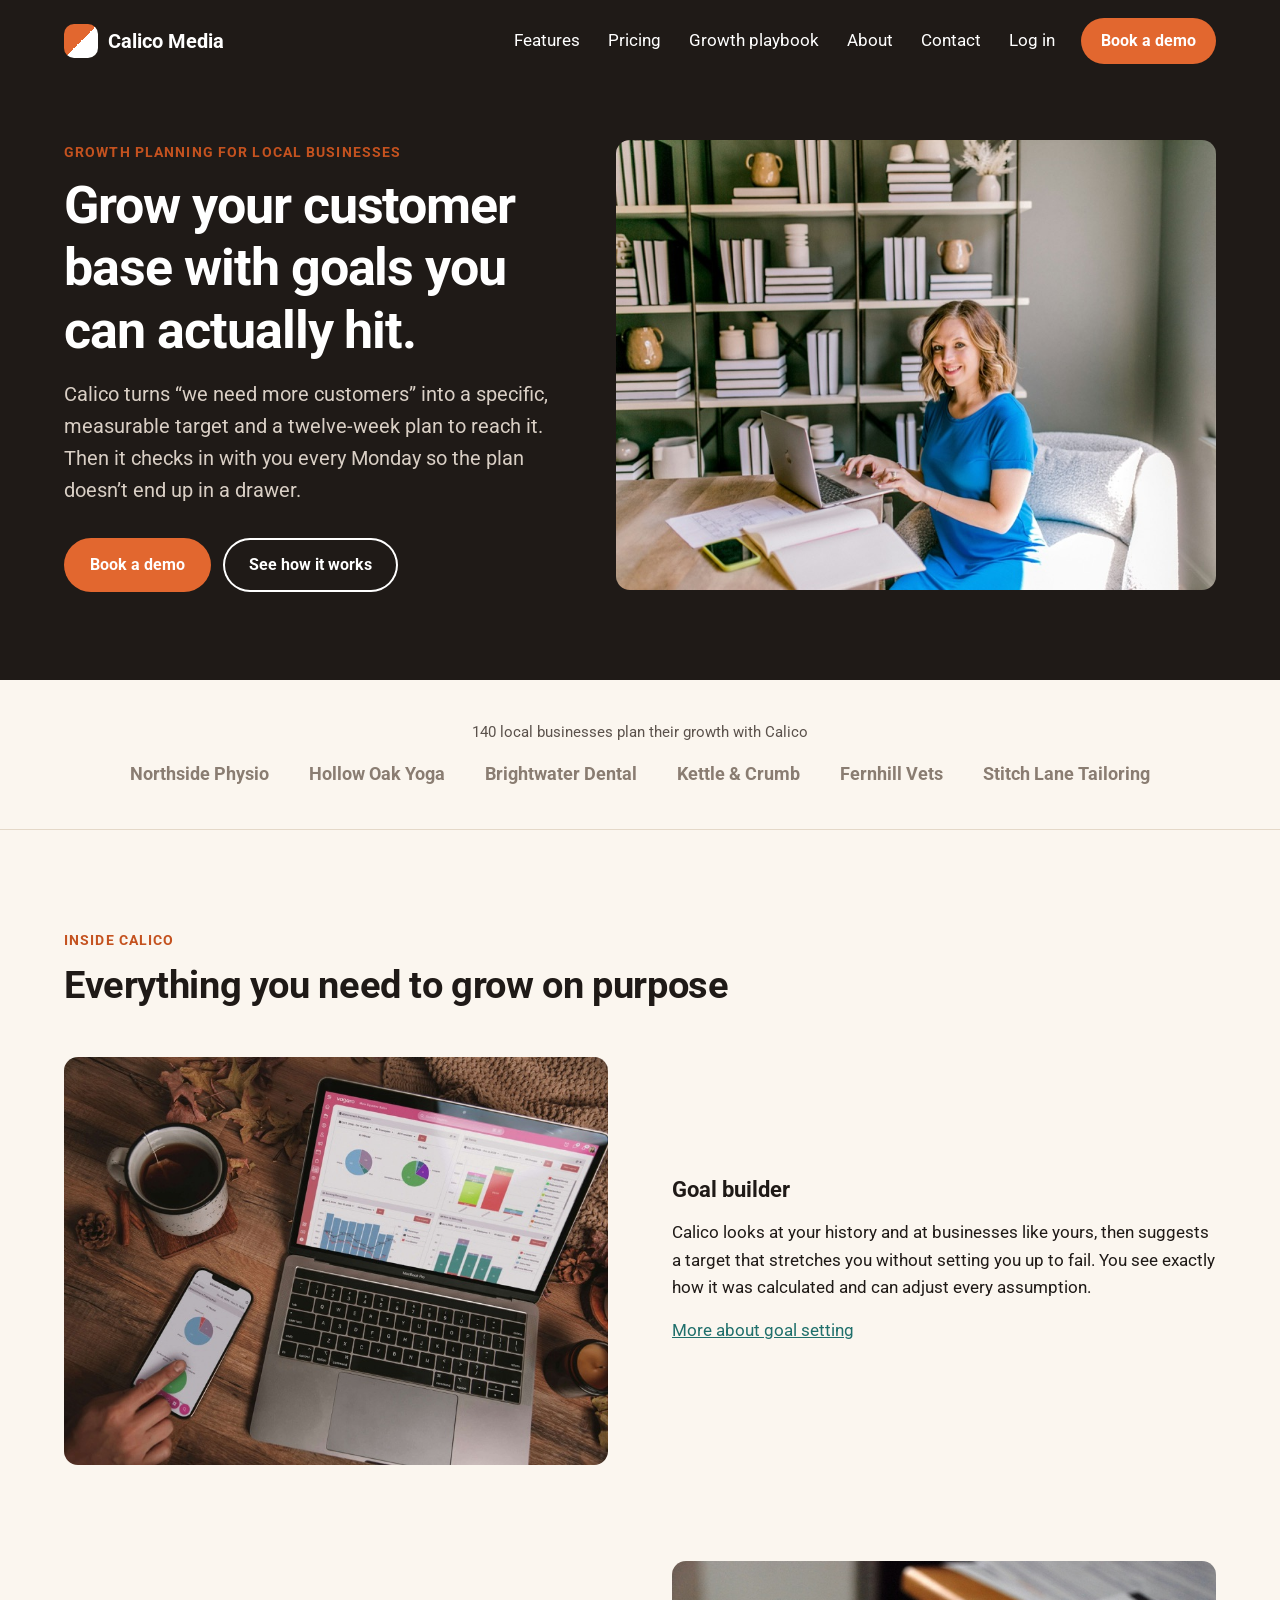
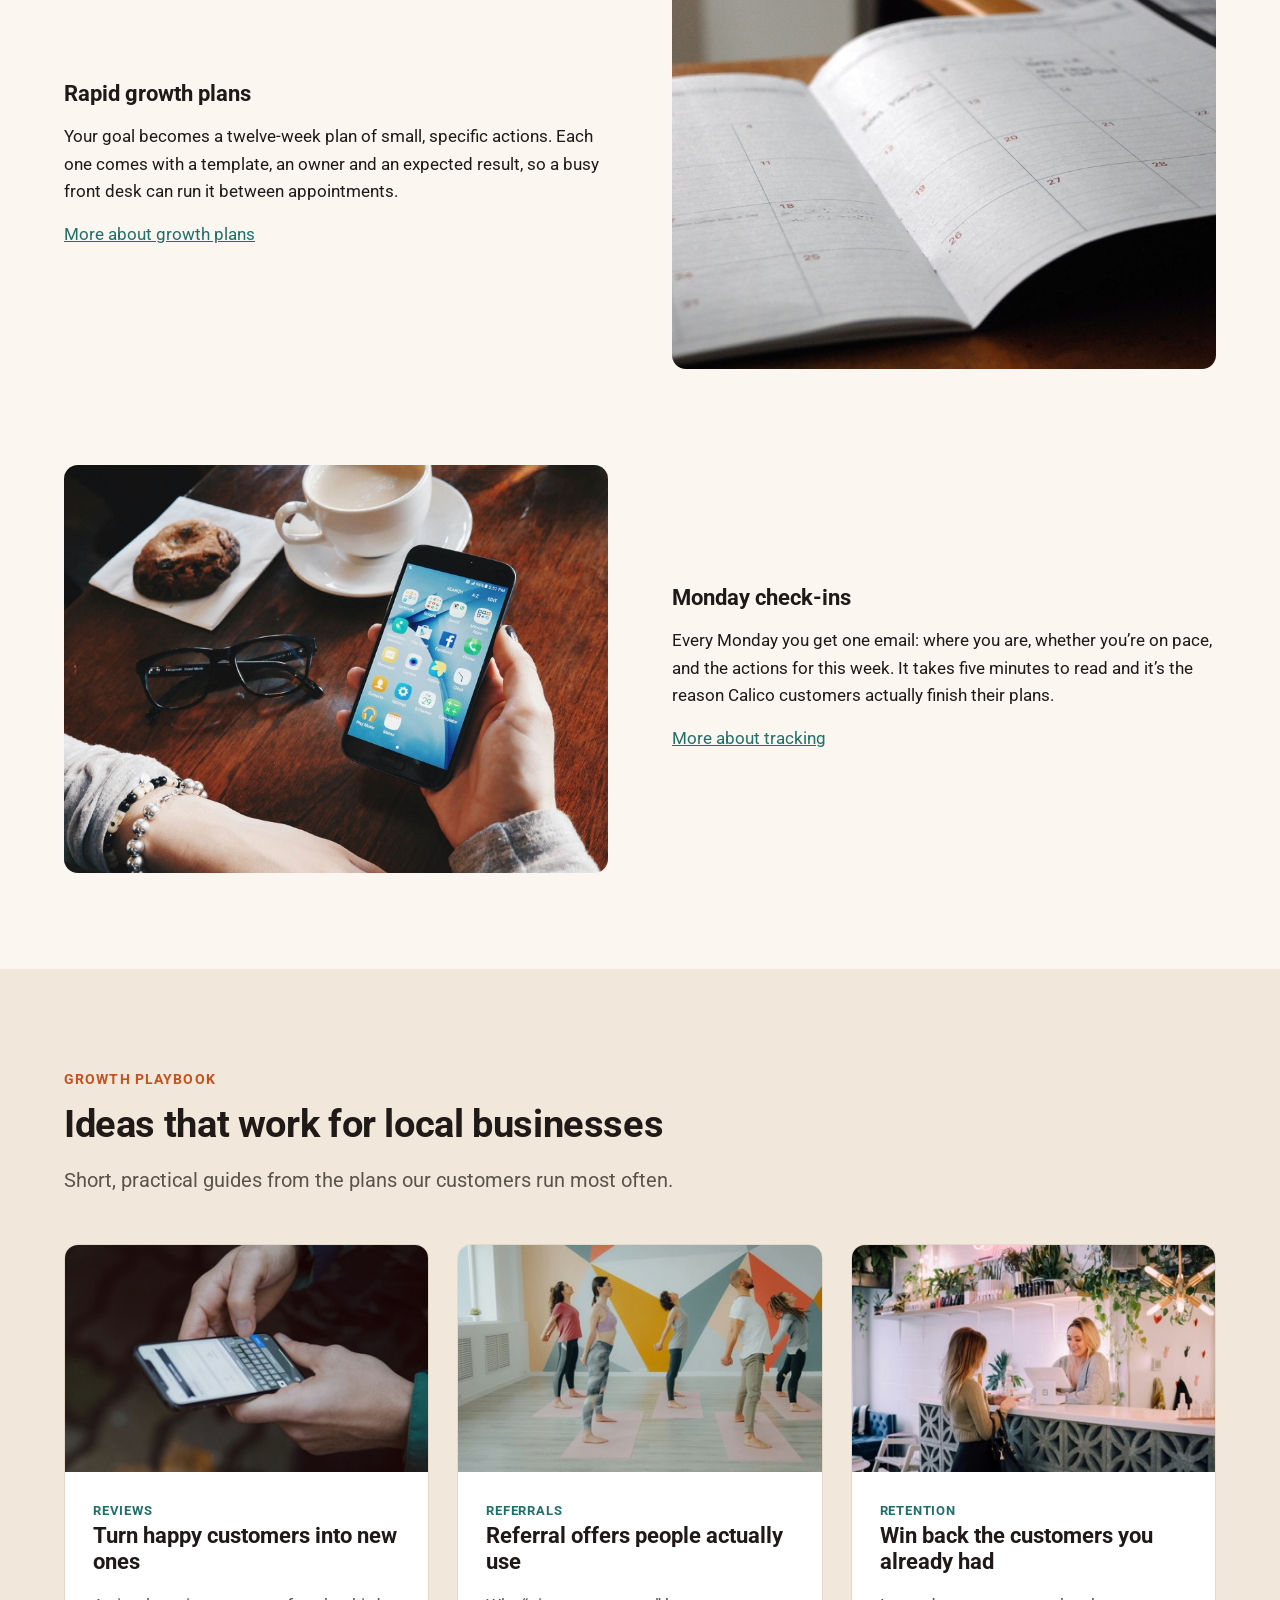
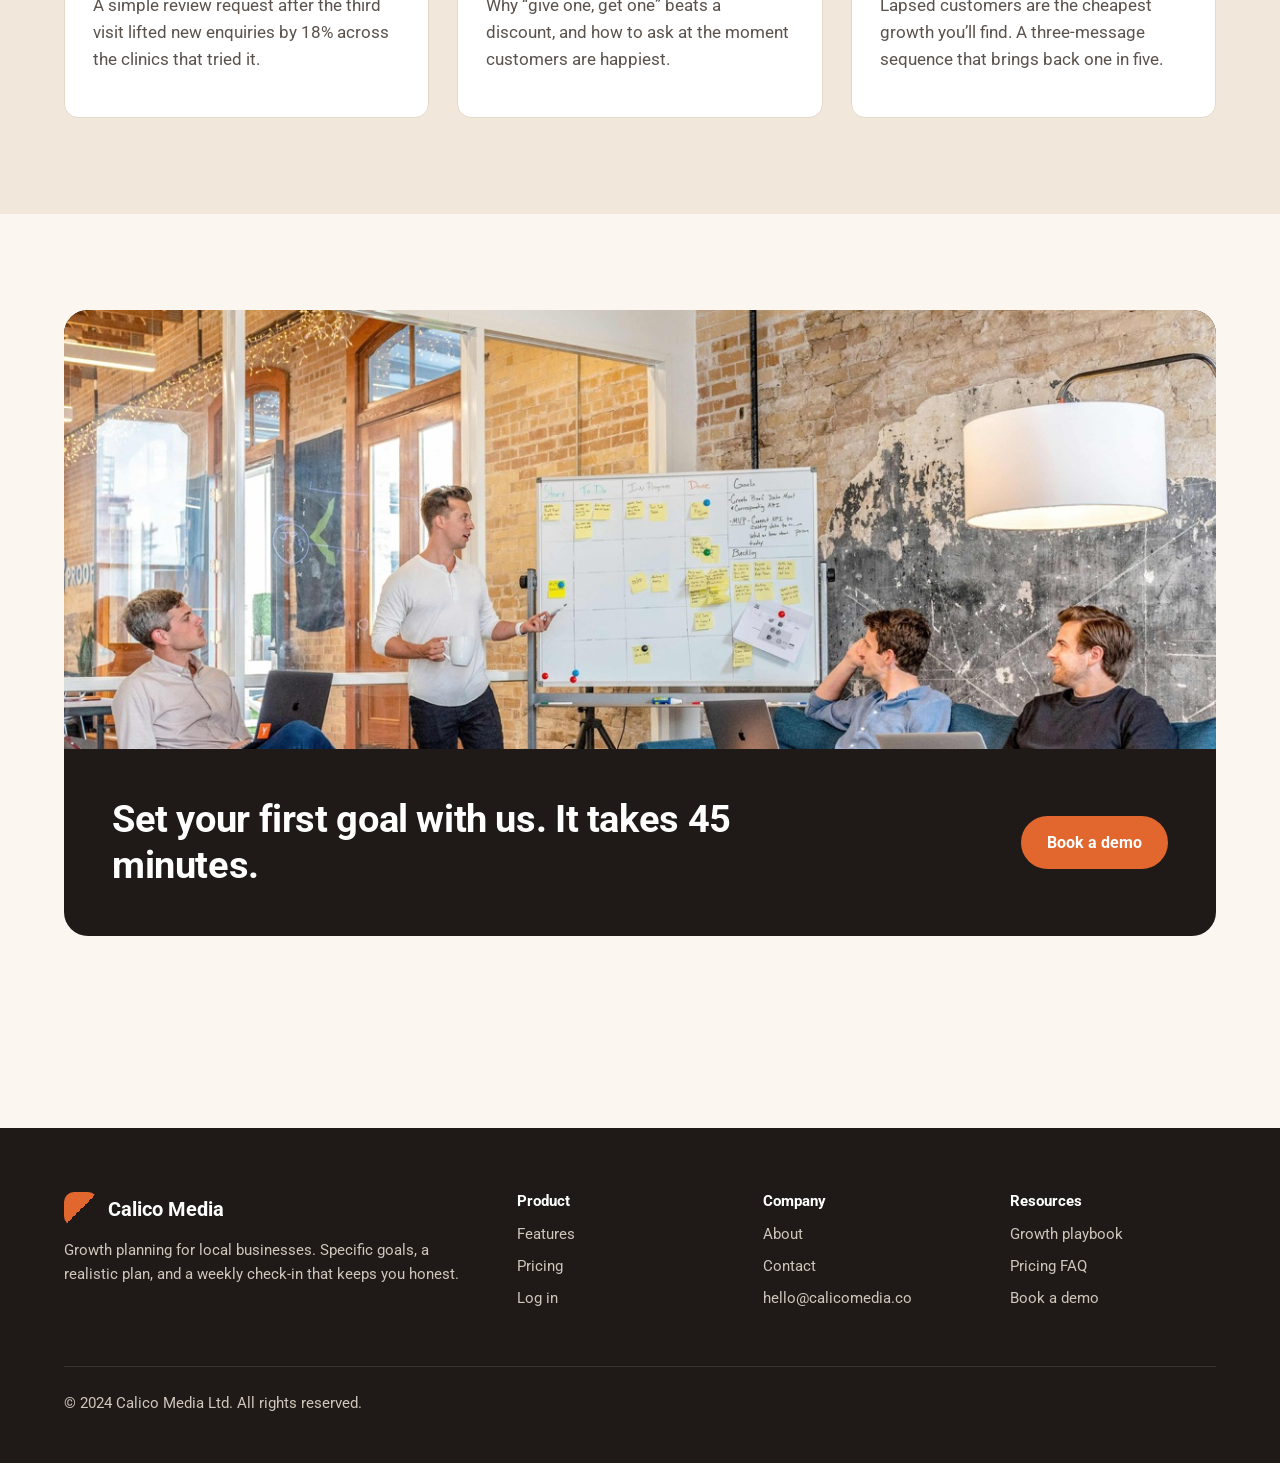
<file: public/index.html>
<!DOCTYPE html>
<html lang="en">
<head>
  <meta charset="utf-8">
  <meta name="viewport" content="width=device-width, initial-scale=1">
  <title>Calico Media | Growth planning for local businesses</title>
  <meta name="description" content="Calico helps local businesses grow their customer base with specific, measurable, realistic goals and a rapid growth plan you can run every week.">
  <link rel="preconnect" href="https://fonts.googleapis.com">
  <link rel="preconnect" href="https://fonts.gstatic.com" crossorigin>
  <link href="https://fonts.googleapis.com/css2?family=Roboto:ital,wght@0,100..900;1,100..900&amp;display=swap" rel="stylesheet">
  <link rel="stylesheet" href="css/styles.css">
</head>
<body class="page--home">
  <header class="site-header site-header--home">
    <div class="container">
      <a class="logo" href="index.html"><span class="logo-mark"></span>Calico Media</a>
      <nav aria-label="Main">
        <ul class="nav-links">
          <li><a href="features.html">Features</a></li>
          <li><a href="pricing.html">Pricing</a></li>
          <li><a href="#playbook">Growth playbook</a></li>
          <li><a href="about.html">About</a></li>
          <li><a href="contact.html">Contact</a></li>
          <li><a href="https://app.calicomedia.co/login">Log in</a></li>
          <li><a class="btn" href="contact.html">Book a demo</a></li>
        </ul>
      </nav>
    </div>
  </header>

  <main>
    <section class="hero">
      <div class="container hero-inner">
        <div class="hero-text">
          <span class="eyebrow">Growth planning for local businesses</span>
          <h1>Grow your customer base with goals you can actually hit.</h1>
          <p class="lead">Calico turns &ldquo;we need more customers&rdquo; into a specific, measurable target and a twelve-week plan to reach it. Then it checks in with you every Monday so the plan doesn&rsquo;t end up in a drawer.</p>
          <div class="hero-actions">
            <a class="btn" href="contact.html">Book a demo</a>
            <a class="btn btn--ghost" href="features.html">See how it works</a>
          </div>
        </div>
        <div class="hero-media">
          <img
            class="hero-image"
            src="images/hero-weekly-plan-800.jpg"
            srcset="images/hero-weekly-plan-400.jpg 400w,
                    images/hero-weekly-plan-800.jpg 800w,
                    images/hero-weekly-plan-1200.jpg 1200w,
                    images/hero-weekly-plan-2400.jpg 2400w"
            sizes="(max-width: 1024px) calc(100vw - 48px),
                   (max-width: 1140px) calc((100vw - 48px) * 0.55),
                   600px"
            alt="A business owner at her desk with a laptop and an open planner">
        </div>
      </div>
    </section>

    <section class="trust">
      <div class="container">
        <p>140 local businesses plan their growth with Calico</p>
        <ul class="trust-list">
          <li>Northside Physio</li>
          <li>Hollow Oak Yoga</li>
          <li>Brightwater Dental</li>
          <li>Kettle &amp; Crumb</li>
          <li>Fernhill Vets</li>
          <li>Stitch Lane Tailoring</li>
        </ul>
      </div>
    </section>

    <section class="section">
      <div class="container">
        <div class="section-intro">
          <span class="eyebrow">Inside Calico</span>
          <h2>Everything you need to grow on purpose</h2>
        </div>

        <div class="feature-row">
          <div class="feature-media">
            <img
              src="images/feature-goal-builder-800.jpg"
              srcset="images/feature-goal-builder-400.jpg 400w,
                      images/feature-goal-builder-800.jpg 800w,
                      images/feature-goal-builder-1200.jpg 1200w,
                      images/feature-goal-builder.jpg 3200w"
              sizes="(max-width: 1000px) calc(100vw - 48px),
                     (max-width: 1200px) calc((100vw - 112px) / 2),
                     544px"
              loading="lazy"
              alt="Growth charts on a laptop and phone beside a cup of tea">
          </div>
          <div>
            <h3>Goal builder</h3>
            <p>Calico looks at your history and at businesses like yours, then suggests a target that stretches you without setting you up to fail. You see exactly how it was calculated and can adjust every assumption.</p>
            <a href="features.html">More about goal setting</a>
          </div>
        </div>

        <div class="feature-row feature-row--reverse">
          <div class="feature-media">
            <img
              src="images/feature-growth-plan-800.jpg"
              srcset="images/feature-growth-plan-400.jpg 400w,
                      images/feature-growth-plan-800.jpg 800w,
                      images/feature-growth-plan-1200.jpg 1200w,
                      images/feature-growth-plan.jpg 3200w"
              sizes="(max-width: 1000px) calc(100vw - 48px),
                     (max-width: 1200px) calc((100vw - 112px) / 2),
                     544px"
              loading="lazy"
              alt="An open planner showing the weeks ahead">
          </div>
          <div>
            <h3>Rapid growth plans</h3>
            <p>Your goal becomes a twelve-week plan of small, specific actions. Each one comes with a template, an owner and an expected result, so a busy front desk can run it between appointments.</p>
            <a href="features.html">More about growth plans</a>
          </div>
        </div>

        <div class="feature-row">
          <div class="feature-media">
            <img
              src="images/feature-monday-checkin-800.jpg"
              srcset="images/feature-monday-checkin-400.jpg 400w,
                      images/feature-monday-checkin-800.jpg 800w,
                      images/feature-monday-checkin-1200.jpg 1200w,
                      images/feature-monday-checkin.jpg 3200w"
              sizes="(max-width: 1000px) calc(100vw - 48px),
                     (max-width: 1200px) calc((100vw - 112px) / 2),
                     544px"
              loading="lazy"
              alt="Checking a phone over coffee on a Monday morning">
          </div>
          <div>
            <h3>Monday check-ins</h3>
            <p>Every Monday you get one email: where you are, whether you&rsquo;re on pace, and the actions for this week. It takes five minutes to read and it&rsquo;s the reason Calico customers actually finish their plans.</p>
            <a href="features.html">More about tracking</a>
          </div>
        </div>
      </div>
    </section>

    <section class="section section--sand" id="playbook">
      <div class="container">
        <div class="section-intro">
          <span class="eyebrow">Growth playbook</span>
          <h2>Ideas that work for local businesses</h2>
          <p class="lead">Short, practical guides from the plans our customers run most often.</p>
        </div>
        <div class="playbook-grid">
          <article class="card">
            <img
              src="images/playbook-reviews-800.jpg"
              srcset="images/playbook-reviews-400.jpg 400w,
                      images/playbook-reviews-800.jpg 800w,
                      images/playbook-reviews-1200.jpg 1200w,
                      images/playbook-reviews.jpg 3000w"
              sizes="(max-width: 600px) calc(100vw - 50px),
                     (max-width: 1003px) calc((100vw - 80px) / 2),
                     (max-width: 1200px) calc((100vw - 110px) / 3),
                     365px"
              loading="lazy"
              alt="A customer typing a review on their phone">
            <div class="card-body">
              <span class="card-tag">Reviews</span>
              <h3>Turn happy customers into new ones</h3>
              <p>A simple review request after the third visit lifted new enquiries by 18% across the clinics that tried it.</p>
            </div>
          </article>
          <article class="card">
            <img
              src="images/playbook-referrals-800.jpg"
              srcset="images/playbook-referrals-400.jpg 400w,
                      images/playbook-referrals-800.jpg 800w,
                      images/playbook-referrals-1200.jpg 1200w,
                      images/playbook-referrals.jpg 3000w"
              sizes="(max-width: 600px) calc(100vw - 50px),
                     (max-width: 1003px) calc((100vw - 80px) / 2),
                     (max-width: 1200px) calc((100vw - 110px) / 3),
                     365px"
              loading="lazy"
              alt="A group class stretching together in a yoga studio">
            <div class="card-body">
              <span class="card-tag">Referrals</span>
              <h3>Referral offers people actually use</h3>
              <p>Why &ldquo;give one, get one&rdquo; beats a discount, and how to ask at the moment customers are happiest.</p>
            </div>
          </article>
          <article class="card">
            <img
              src="images/playbook-rebooking-800.jpg"
              srcset="images/playbook-rebooking-400.jpg 400w,
                      images/playbook-rebooking-800.jpg 800w,
                      images/playbook-rebooking-1200.jpg 1200w,
                      images/playbook-rebooking.jpg 3000w"
              sizes="(max-width: 600px) calc(100vw - 50px),
                     (max-width: 1003px) calc((100vw - 80px) / 2),
                     (max-width: 1200px) calc((100vw - 110px) / 3),
                     365px"
              loading="lazy"
              alt="A customer at the front desk booking her next visit">
            <div class="card-body">
              <span class="card-tag">Retention</span>
              <h3>Win back the customers you already had</h3>
              <p>Lapsed customers are the cheapest growth you&rsquo;ll find. A three-message sequence that brings back one in five.</p>
            </div>
          </article>
        </div>
      </div>
    </section>

    <section class="section">
      <div class="container">
        <div class="cta-band">
          <img
            src="images/team-workshop-1200.jpg"
            srcset="images/team-workshop-400.jpg 400w,
                    images/team-workshop-800.jpg 800w,
                    images/team-workshop-1200.jpg 1200w,
                    images/team-workshop.jpg 3600w"
            sizes="(max-width: 1200px) calc(100vw - 48px), 1152px"
            loading="lazy"
            alt="The Calico Media team planning around a whiteboard">
          <div class="cta-body">
            <h2>Set your first goal with us. It takes 45 minutes.</h2>
            <a class="btn" href="contact.html">Book a demo</a>
          </div>
        </div>
      </div>
    </section>
  </main>

  <footer class="site-footer">
    <div class="container">
      <div class="footer-grid">
        <div>
          <a class="logo" href="index.html"><span class="logo-mark"></span>Calico Media</a>
          <p>Growth planning for local businesses. Specific goals, a realistic plan, and a weekly check-in that keeps you honest.</p>
        </div>
        <div>
          <h4>Product</h4>
          <ul>
            <li><a href="features.html">Features</a></li>
            <li><a href="pricing.html">Pricing</a></li>
            <li><a href="https://app.calicomedia.co/login">Log in</a></li>
          </ul>
        </div>
        <div>
          <h4>Company</h4>
          <ul>
            <li><a href="about.html">About</a></li>
            <li><a href="contact.html">Contact</a></li>
            <li><a href="mailto:hello@calicomedia.co">hello@calicomedia.co</a></li>
          </ul>
        </div>
        <div>
          <h4>Resources</h4>
          <ul>
            <li><a href="index.html#playbook">Growth playbook</a></li>
            <li><a href="pricing.html#faq">Pricing FAQ</a></li>
            <li><a href="contact.html">Book a demo</a></li>
          </ul>
        </div>
      </div>
      <div class="footer-bottom">
        <p>&copy; 2024 Calico Media Ltd. All rights reserved.</p>
      </div>
    </div>
  </footer>
</body>
</html>
</file>
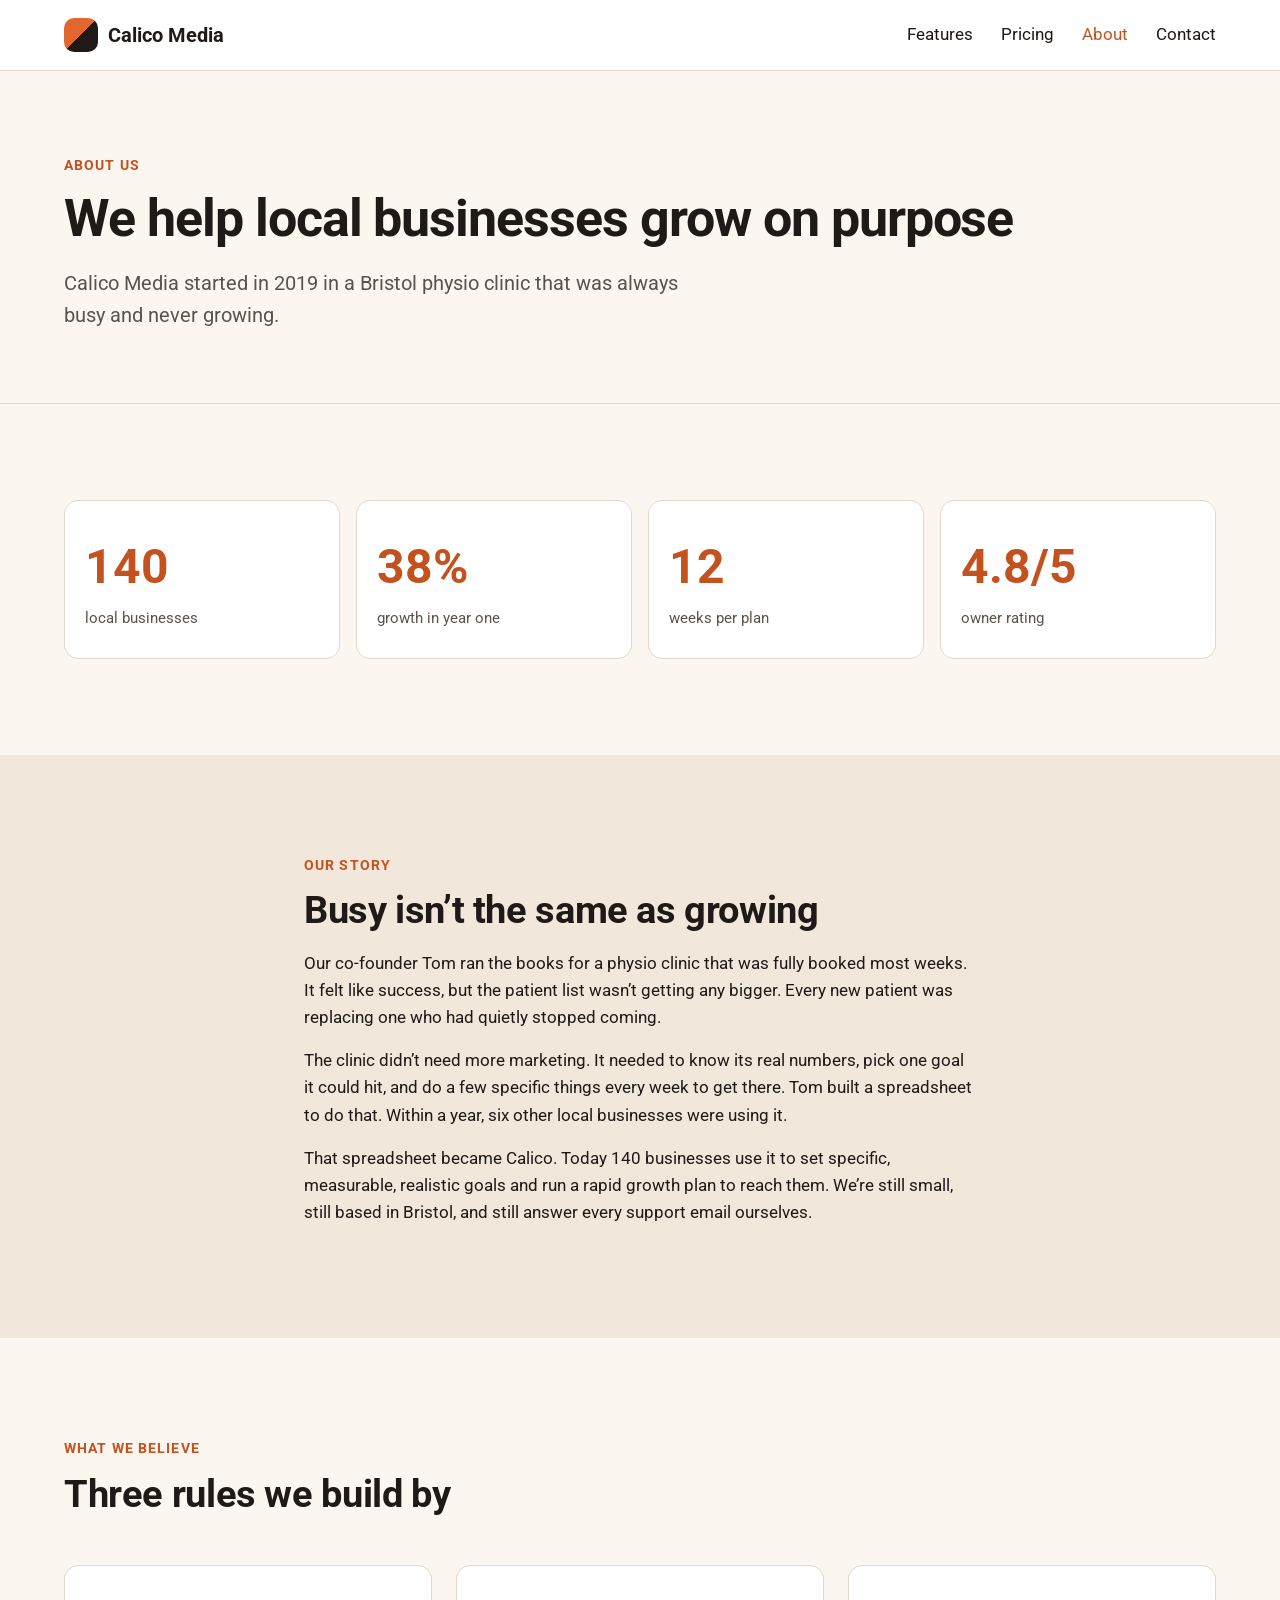
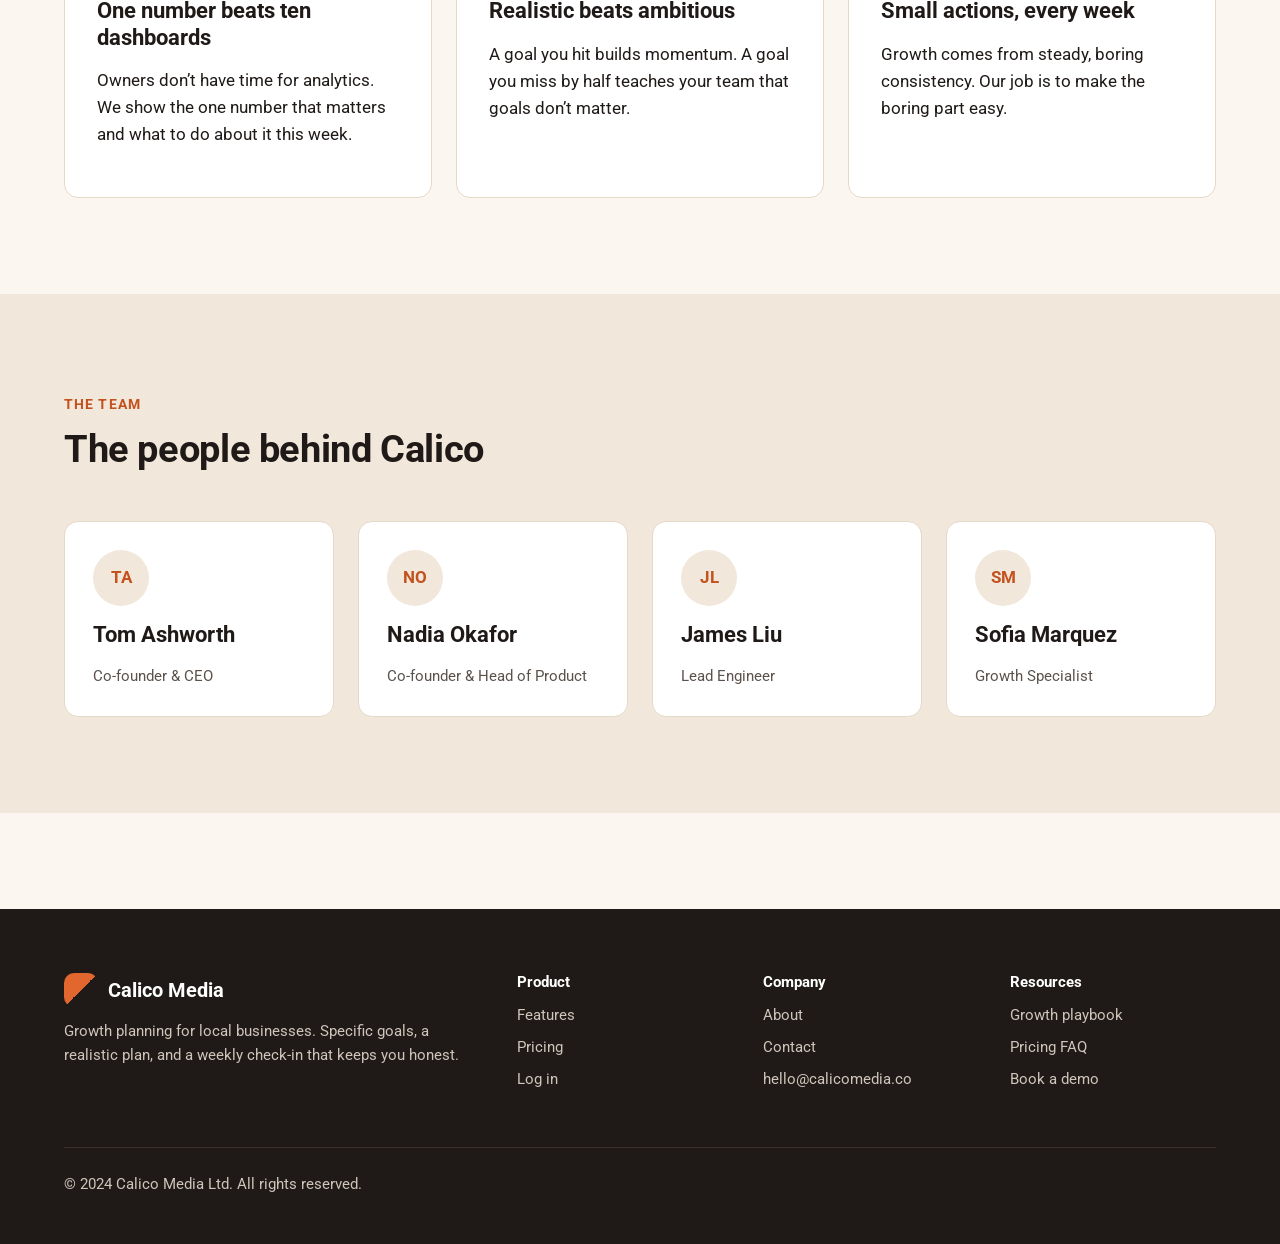
<file: public/about.html>
<!DOCTYPE html>
<html lang="en">
<head>
  <meta charset="utf-8">
  <meta name="viewport" content="width=device-width, initial-scale=1">
  <title>About | Calico Media</title>
  <meta name="description" content="Calico Media builds growth planning software for local businesses. Here is who we are and why we started.">
  <link rel="preconnect" href="https://fonts.googleapis.com">
  <link rel="preconnect" href="https://fonts.gstatic.com" crossorigin>
  <link href="https://fonts.googleapis.com/css2?family=Roboto:ital,wght@0,100..900;1,100..900&amp;display=swap" rel="stylesheet">
  <link rel="stylesheet" href="css/styles.css">
</head>
<body>
  <header class="site-header">
    <div class="container">
      <a class="logo" href="index.html"><span class="logo-mark"></span>Calico Media</a>
      <nav aria-label="Main">
        <ul class="nav-links">
          <li><a href="features.html">Features</a></li>
          <li><a href="pricing.html">Pricing</a></li>
          <li><a href="about.html" aria-current="page">About</a></li>
          <li><a href="contact.html">Contact</a></li>
        </ul>
      </nav>
    </div>
  </header>

  <main>
    <section class="page-header">
      <div class="container">
        <span class="eyebrow">About us</span>
        <h1>We help local businesses grow on purpose</h1>
        <p class="lead">Calico Media started in 2019 in a Bristol physio clinic that was always busy and never growing.</p>
      </div>
    </section>

    <section class="section">
      <div class="container">
        <div class="stats">
          <div class="stat">
            <span class="stat-number">140</span>
            <span class="stat-label">local businesses</span>
          </div>
          <div class="stat">
            <span class="stat-number">38%</span>
            <span class="stat-label">growth in year one</span>
          </div>
          <div class="stat">
            <span class="stat-number">12</span>
            <span class="stat-label">weeks per plan</span>
          </div>
          <div class="stat">
            <span class="stat-number">4.8/5</span>
            <span class="stat-label">owner rating</span>
          </div>
        </div>
      </div>
    </section>

    <section class="section section--sand">
      <div class="container prose">
        <span class="eyebrow">Our story</span>
        <h2>Busy isn&rsquo;t the same as growing</h2>
        <p>Our co-founder Tom ran the books for a physio clinic that was fully booked most weeks. It felt like success, but the patient list wasn&rsquo;t getting any bigger. Every new patient was replacing one who had quietly stopped coming.</p>
        <p>The clinic didn&rsquo;t need more marketing. It needed to know its real numbers, pick one goal it could hit, and do a few specific things every week to get there. Tom built a spreadsheet to do that. Within a year, six other local businesses were using it.</p>
        <p>That spreadsheet became Calico. Today 140 businesses use it to set specific, measurable, realistic goals and run a rapid growth plan to reach them. We&rsquo;re still small, still based in Bristol, and still answer every support email ourselves.</p>
      </div>
    </section>

    <section class="section">
      <div class="container">
        <div class="section-intro">
          <span class="eyebrow">What we believe</span>
          <h2>Three rules we build by</h2>
        </div>
        <div class="steps">
          <div class="step">
            <h3>One number beats ten dashboards</h3>
            <p>Owners don&rsquo;t have time for analytics. We show the one number that matters and what to do about it this week.</p>
          </div>
          <div class="step">
            <h3>Realistic beats ambitious</h3>
            <p>A goal you hit builds momentum. A goal you miss by half teaches your team that goals don&rsquo;t matter.</p>
          </div>
          <div class="step">
            <h3>Small actions, every week</h3>
            <p>Growth comes from steady, boring consistency. Our job is to make the boring part easy.</p>
          </div>
        </div>
      </div>
    </section>

    <section class="section section--sand">
      <div class="container">
        <div class="section-intro">
          <span class="eyebrow">The team</span>
          <h2>The people behind Calico</h2>
        </div>
        <div class="team-grid">
          <div class="person">
            <div class="avatar">TA</div>
            <h3>Tom Ashworth</h3>
            <p>Co-founder &amp; CEO</p>
          </div>
          <div class="person">
            <div class="avatar">NO</div>
            <h3>Nadia Okafor</h3>
            <p>Co-founder &amp; Head of Product</p>
          </div>
          <div class="person">
            <div class="avatar">JL</div>
            <h3>James Liu</h3>
            <p>Lead Engineer</p>
          </div>
          <div class="person">
            <div class="avatar">SM</div>
            <h3>Sofia Marquez</h3>
            <p>Growth Specialist</p>
          </div>
        </div>
      </div>
    </section>
  </main>

  <footer class="site-footer">
    <div class="container">
      <div class="footer-grid">
        <div>
          <a class="logo" href="index.html"><span class="logo-mark"></span>Calico Media</a>
          <p>Growth planning for local businesses. Specific goals, a realistic plan, and a weekly check-in that keeps you honest.</p>
        </div>
        <div>
          <h4>Product</h4>
          <ul>
            <li><a href="features.html">Features</a></li>
            <li><a href="pricing.html">Pricing</a></li>
            <li><a href="https://app.calicomedia.co/login">Log in</a></li>
          </ul>
        </div>
        <div>
          <h4>Company</h4>
          <ul>
            <li><a href="about.html">About</a></li>
            <li><a href="contact.html">Contact</a></li>
            <li><a href="mailto:hello@calicomedia.co">hello@calicomedia.co</a></li>
          </ul>
        </div>
        <div>
          <h4>Resources</h4>
          <ul>
            <li><a href="index.html#playbook">Growth playbook</a></li>
            <li><a href="pricing.html#faq">Pricing FAQ</a></li>
            <li><a href="contact.html">Book a demo</a></li>
          </ul>
        </div>
      </div>
      <div class="footer-bottom">
        <p>&copy; 2024 Calico Media Ltd. All rights reserved.</p>
      </div>
    </div>
  </footer>
</body>
</html>
</file>
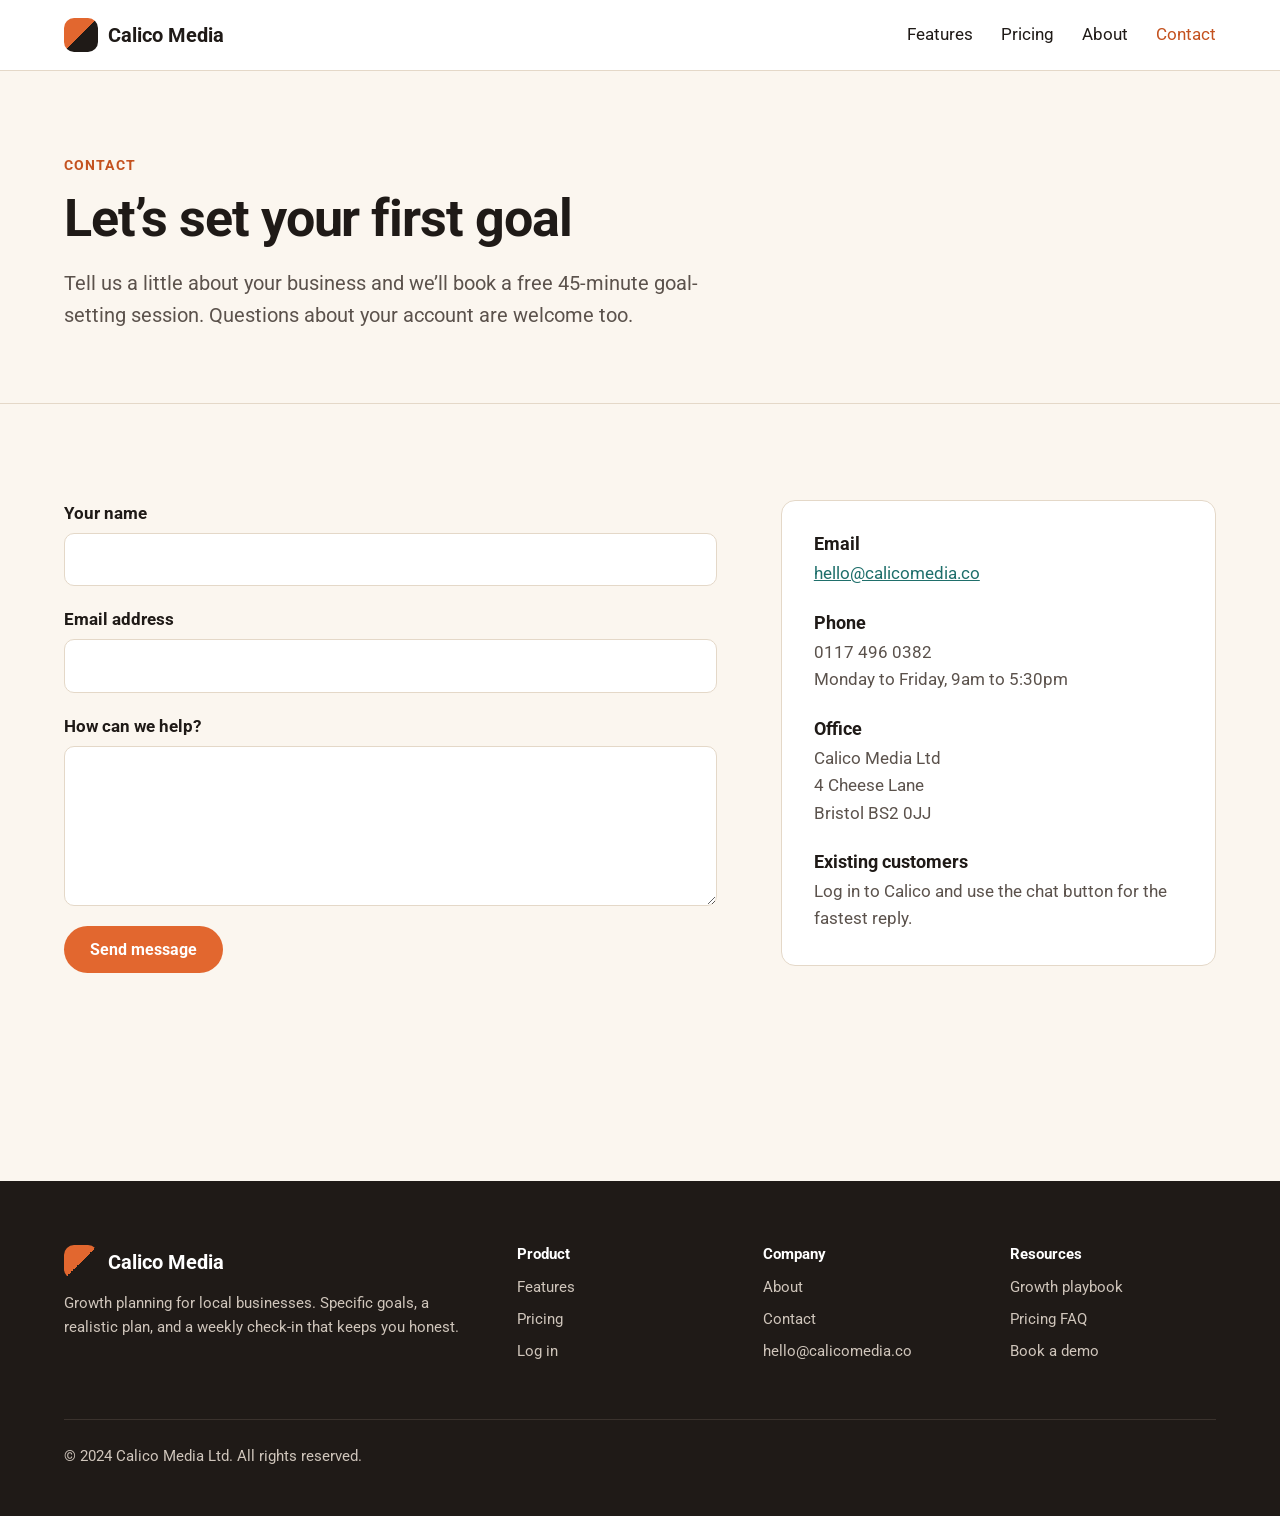
<file: public/contact.html>
<!DOCTYPE html>
<html lang="en">
<head>
  <meta charset="utf-8">
  <meta name="viewport" content="width=device-width, initial-scale=1">
  <title>Contact | Calico Media</title>
  <meta name="description" content="Book a demo or ask us a question. We reply within one business day.">
  <link rel="preconnect" href="https://fonts.googleapis.com">
  <link rel="preconnect" href="https://fonts.gstatic.com" crossorigin>
  <link href="https://fonts.googleapis.com/css2?family=Roboto:ital,wght@0,100..900;1,100..900&amp;display=swap" rel="stylesheet">
  <link rel="stylesheet" href="css/styles.css">
</head>
<body>
  <header class="site-header">
    <div class="container">
      <a class="logo" href="index.html"><span class="logo-mark"></span>Calico Media</a>
      <nav aria-label="Main">
        <ul class="nav-links">
          <li><a href="features.html">Features</a></li>
          <li><a href="pricing.html">Pricing</a></li>
          <li><a href="about.html">About</a></li>
          <li><a href="contact.html" aria-current="page">Contact</a></li>
        </ul>
      </nav>
    </div>
  </header>

  <main>
    <section class="page-header">
      <div class="container">
        <span class="eyebrow">Contact</span>
        <h1>Let&rsquo;s set your first goal</h1>
        <p class="lead">Tell us a little about your business and we&rsquo;ll book a free 45-minute goal-setting session. Questions about your account are welcome too.</p>
      </div>
    </section>

    <section class="section">
      <div class="container contact-layout">
        <form class="contact-form" id="contact-form" action="/contact" method="post">
          <input type="text" name="honeypot" style="display: none;" tabindex="-1" autocomplete="off">

          <label for="name">Your name</label>
          <input type="text" id="name" name="name" required>

          <label for="email">Email address</label>
          <input type="email" id="email" name="email" required>

          <label for="message">How can we help?</label>
          <textarea id="message" name="message" required></textarea>

          <button class="btn" type="submit">Send message</button>
          <p class="form-status" id="form-status" role="status"></p>
        </form>

        <aside class="contact-aside">
          <h3>Email</h3>
          <p><a href="mailto:hello@calicomedia.co">hello@calicomedia.co</a></p>
          <h3>Phone</h3>
          <p>0117 496 0382<br>Monday to Friday, 9am to 5:30pm</p>
          <h3>Office</h3>
          <p>Calico Media Ltd<br>4 Cheese Lane<br>Bristol BS2 0JJ</p>
          <h3>Existing customers</h3>
          <p>Log in to Calico and use the chat button for the fastest reply.</p>
        </aside>
      </div>
    </section>
  </main>

  <footer class="site-footer">
    <div class="container">
      <div class="footer-grid">
        <div>
          <a class="logo" href="index.html"><span class="logo-mark"></span>Calico Media</a>
          <p>Growth planning for local businesses. Specific goals, a realistic plan, and a weekly check-in that keeps you honest.</p>
        </div>
        <div>
          <h4>Product</h4>
          <ul>
            <li><a href="features.html">Features</a></li>
            <li><a href="pricing.html">Pricing</a></li>
            <li><a href="https://app.calicomedia.co/login">Log in</a></li>
          </ul>
        </div>
        <div>
          <h4>Company</h4>
          <ul>
            <li><a href="about.html">About</a></li>
            <li><a href="contact.html">Contact</a></li>
            <li><a href="mailto:hello@calicomedia.co">hello@calicomedia.co</a></li>
          </ul>
        </div>
        <div>
          <h4>Resources</h4>
          <ul>
            <li><a href="index.html#playbook">Growth playbook</a></li>
            <li><a href="pricing.html#faq">Pricing FAQ</a></li>
            <li><a href="contact.html">Book a demo</a></li>
          </ul>
        </div>
      </div>
      <div class="footer-bottom">
        <p>&copy; 2024 Calico Media Ltd. All rights reserved.</p>
      </div>
    </div>
  </footer>
  <script src="js/contact.js"></script>
</body>
</html>
</file>
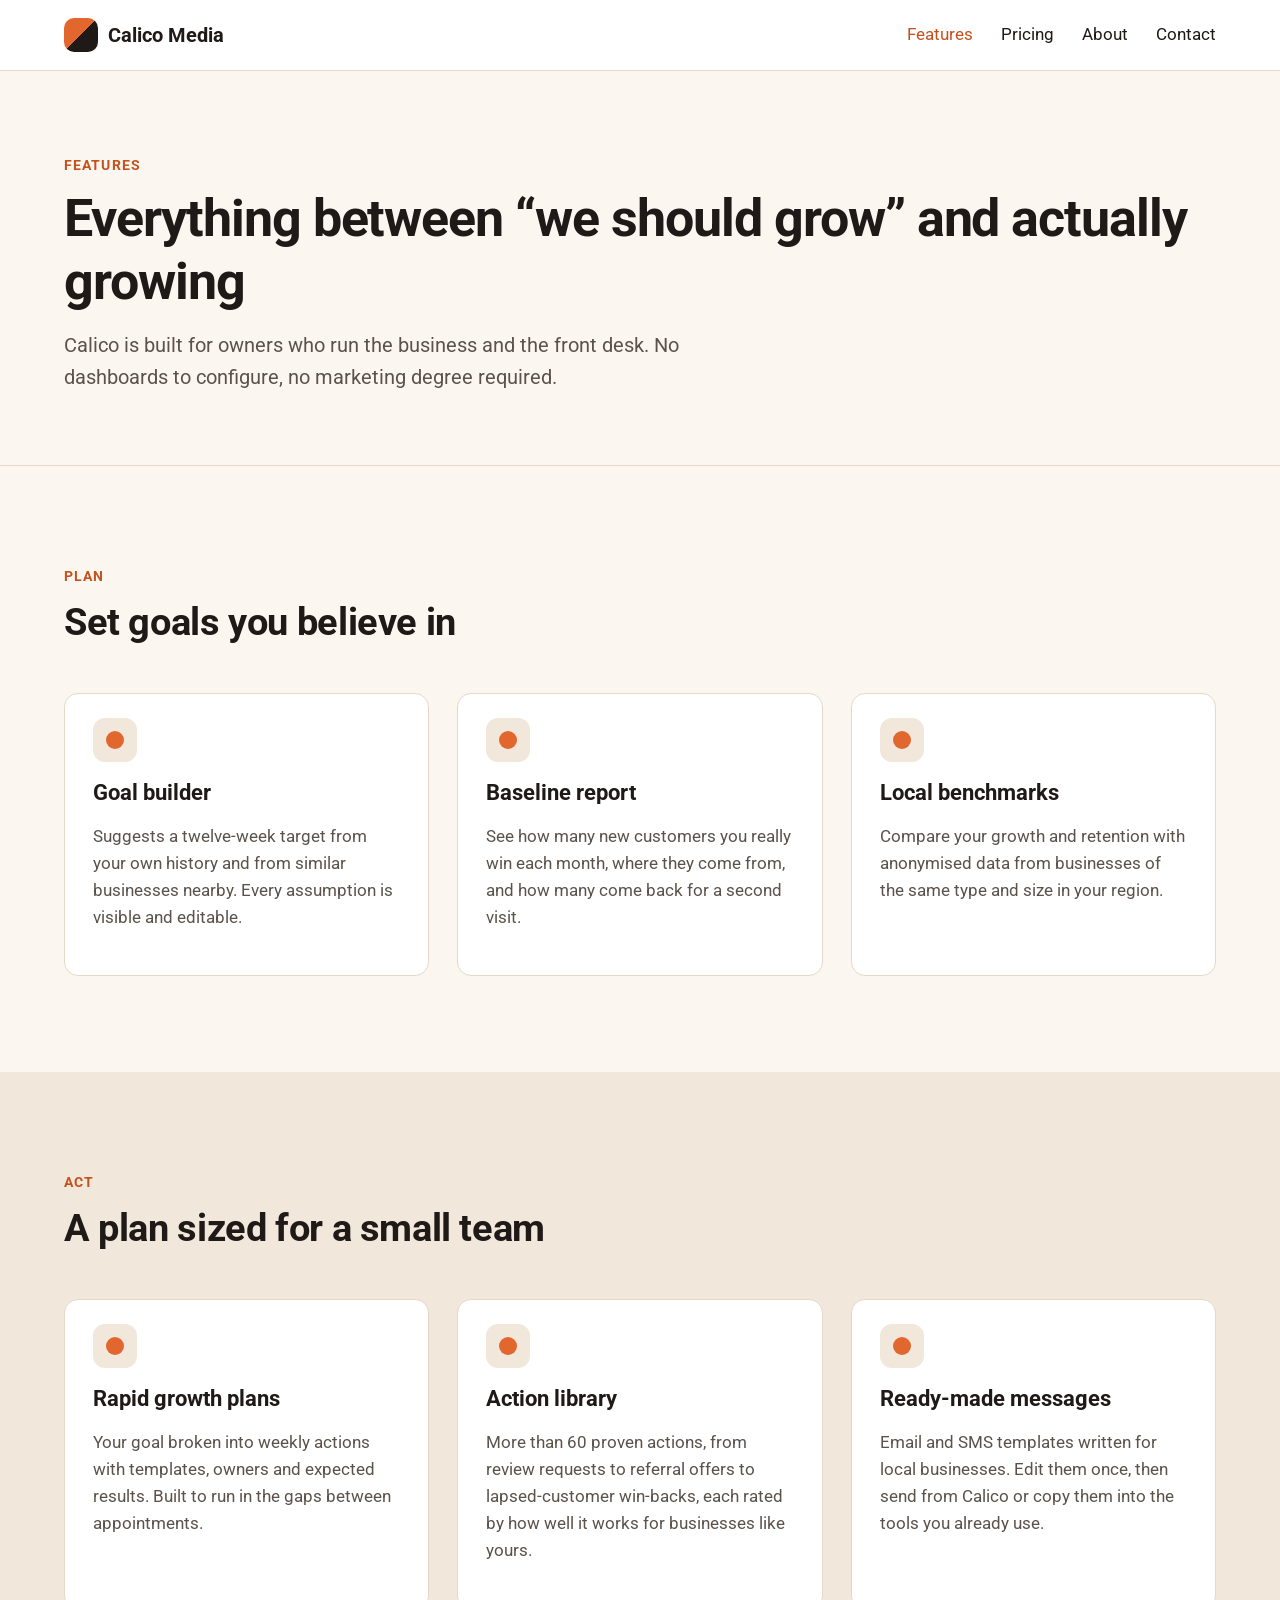
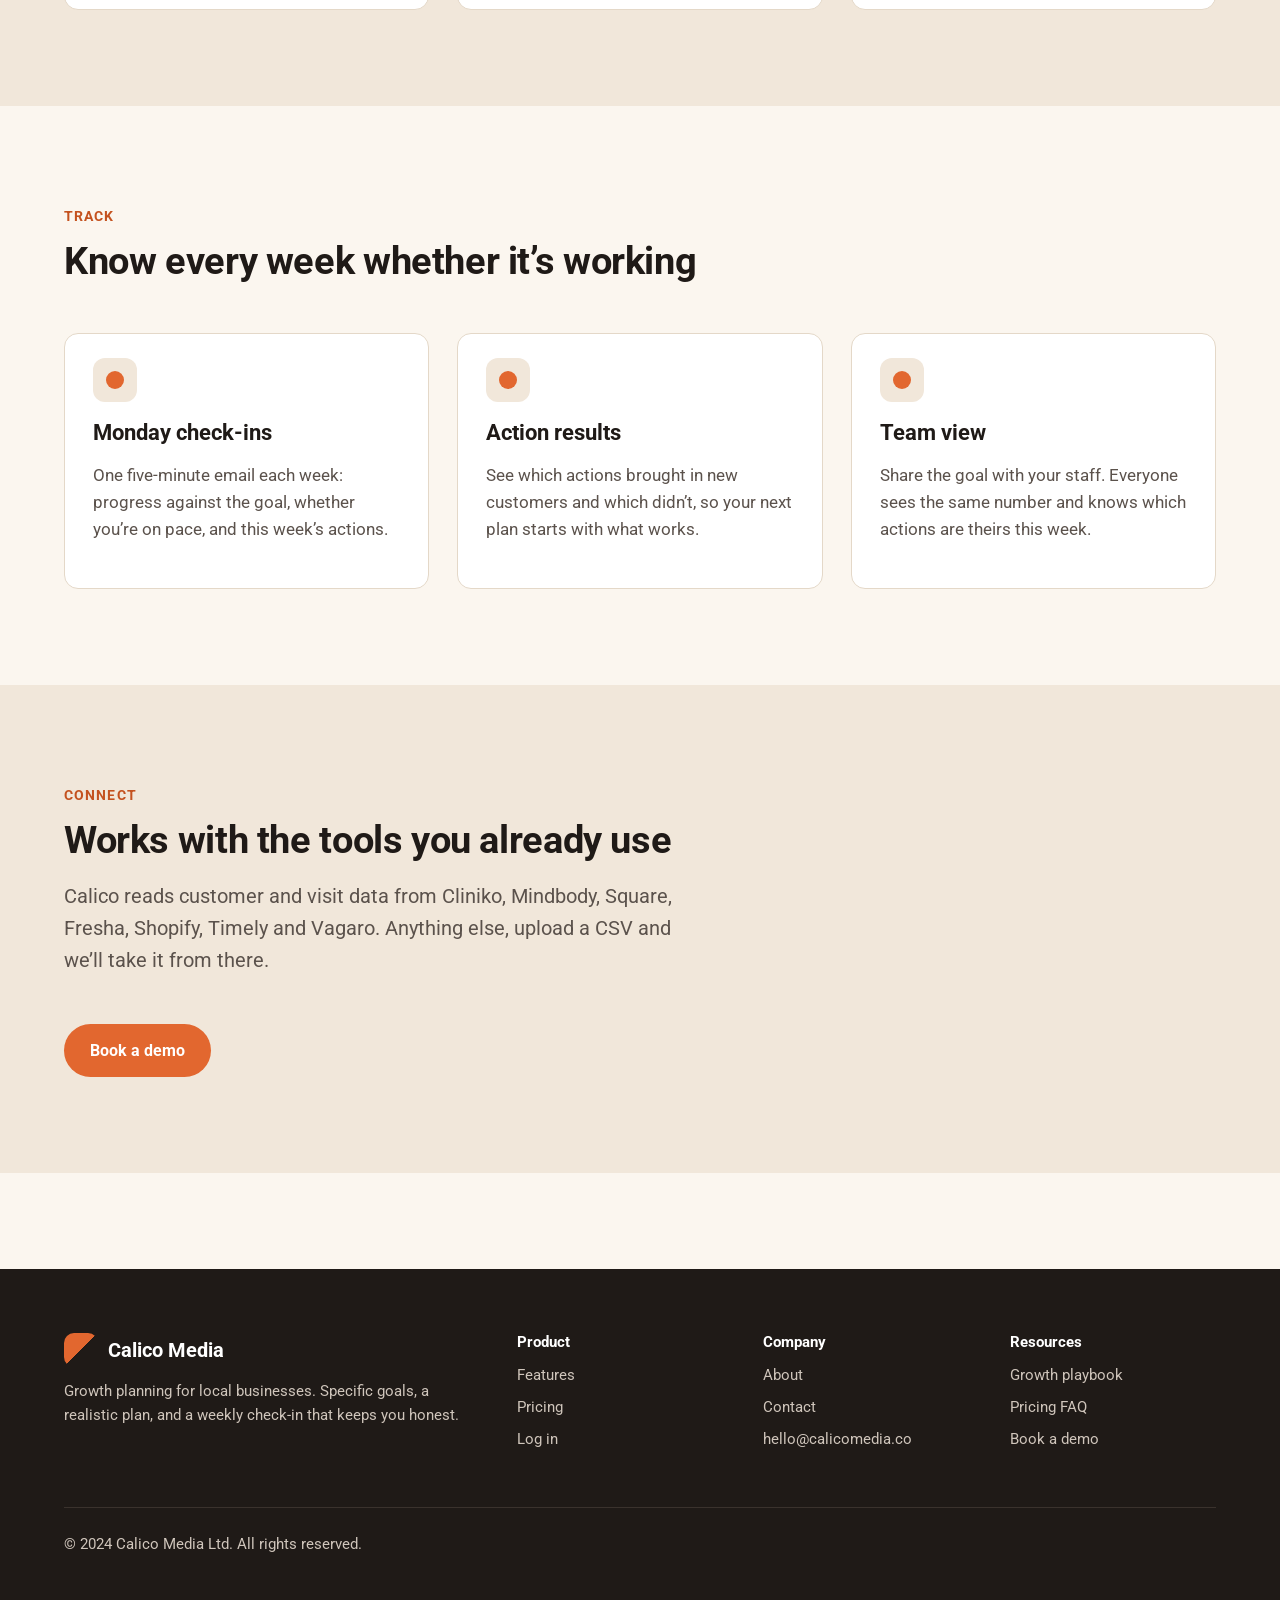
<file: public/features.html>
<!DOCTYPE html>
<html lang="en">
<head>
  <meta charset="utf-8">
  <meta name="viewport" content="width=device-width, initial-scale=1">
  <title>Features | Calico Media</title>
  <meta name="description" content="Goal builder, rapid growth plans, Monday check-ins and more. See everything Calico does to help local businesses grow.">
  <link rel="preconnect" href="https://fonts.googleapis.com">
  <link rel="preconnect" href="https://fonts.gstatic.com" crossorigin>
  <link href="https://fonts.googleapis.com/css2?family=Roboto:ital,wght@0,100..900;1,100..900&amp;display=swap" rel="stylesheet">
  <link rel="stylesheet" href="css/styles.css">
</head>
<body>
  <header class="site-header">
    <div class="container">
      <a class="logo" href="index.html"><span class="logo-mark"></span>Calico Media</a>
      <nav aria-label="Main">
        <ul class="nav-links">
          <li><a href="features.html" aria-current="page">Features</a></li>
          <li><a href="pricing.html">Pricing</a></li>
          <li><a href="about.html">About</a></li>
          <li><a href="contact.html">Contact</a></li>
        </ul>
      </nav>
    </div>
  </header>

  <main>
    <section class="page-header">
      <div class="container">
        <span class="eyebrow">Features</span>
        <h1>Everything between &ldquo;we should grow&rdquo; and actually growing</h1>
        <p class="lead">Calico is built for owners who run the business and the front desk. No dashboards to configure, no marketing degree required.</p>
      </div>
    </section>

    <section class="section">
      <div class="container">
        <div class="section-intro">
          <span class="eyebrow">Plan</span>
          <h2>Set goals you believe in</h2>
        </div>
        <div class="card-grid">
          <div class="card">
            <div class="card-body">
              <div class="icon-dot"></div>
              <h3>Goal builder</h3>
              <p>Suggests a twelve-week target from your own history and from similar businesses nearby. Every assumption is visible and editable.</p>
            </div>
          </div>
          <div class="card">
            <div class="card-body">
              <div class="icon-dot"></div>
              <h3>Baseline report</h3>
              <p>See how many new customers you really win each month, where they come from, and how many come back for a second visit.</p>
            </div>
          </div>
          <div class="card">
            <div class="card-body">
              <div class="icon-dot"></div>
              <h3>Local benchmarks</h3>
              <p>Compare your growth and retention with anonymised data from businesses of the same type and size in your region.</p>
            </div>
          </div>
        </div>
      </div>
    </section>

    <section class="section section--sand">
      <div class="container">
        <div class="section-intro">
          <span class="eyebrow">Act</span>
          <h2>A plan sized for a small team</h2>
        </div>
        <div class="card-grid">
          <div class="card">
            <div class="card-body">
              <div class="icon-dot"></div>
              <h3>Rapid growth plans</h3>
              <p>Your goal broken into weekly actions with templates, owners and expected results. Built to run in the gaps between appointments.</p>
            </div>
          </div>
          <div class="card">
            <div class="card-body">
              <div class="icon-dot"></div>
              <h3>Action library</h3>
              <p>More than 60 proven actions, from review requests to referral offers to lapsed-customer win-backs, each rated by how well it works for businesses like yours.</p>
            </div>
          </div>
          <div class="card">
            <div class="card-body">
              <div class="icon-dot"></div>
              <h3>Ready-made messages</h3>
              <p>Email and SMS templates written for local businesses. Edit them once, then send from Calico or copy them into the tools you already use.</p>
            </div>
          </div>
        </div>
      </div>
    </section>

    <section class="section">
      <div class="container">
        <div class="section-intro">
          <span class="eyebrow">Track</span>
          <h2>Know every week whether it&rsquo;s working</h2>
        </div>
        <div class="card-grid">
          <div class="card">
            <div class="card-body">
              <div class="icon-dot"></div>
              <h3>Monday check-ins</h3>
              <p>One five-minute email each week: progress against the goal, whether you&rsquo;re on pace, and this week&rsquo;s actions.</p>
            </div>
          </div>
          <div class="card">
            <div class="card-body">
              <div class="icon-dot"></div>
              <h3>Action results</h3>
              <p>See which actions brought in new customers and which didn&rsquo;t, so your next plan starts with what works.</p>
            </div>
          </div>
          <div class="card">
            <div class="card-body">
              <div class="icon-dot"></div>
              <h3>Team view</h3>
              <p>Share the goal with your staff. Everyone sees the same number and knows which actions are theirs this week.</p>
            </div>
          </div>
        </div>
      </div>
    </section>

    <section class="section section--sand">
      <div class="container">
        <div class="section-intro">
          <span class="eyebrow">Connect</span>
          <h2>Works with the tools you already use</h2>
          <p class="lead">Calico reads customer and visit data from Cliniko, Mindbody, Square, Fresha, Shopify, Timely and Vagaro. Anything else, upload a CSV and we&rsquo;ll take it from there.</p>
        </div>
        <a class="btn" href="contact.html">Book a demo</a>
      </div>
    </section>
  </main>

  <footer class="site-footer">
    <div class="container">
      <div class="footer-grid">
        <div>
          <a class="logo" href="index.html"><span class="logo-mark"></span>Calico Media</a>
          <p>Growth planning for local businesses. Specific goals, a realistic plan, and a weekly check-in that keeps you honest.</p>
        </div>
        <div>
          <h4>Product</h4>
          <ul>
            <li><a href="features.html">Features</a></li>
            <li><a href="pricing.html">Pricing</a></li>
            <li><a href="https://app.calicomedia.co/login">Log in</a></li>
          </ul>
        </div>
        <div>
          <h4>Company</h4>
          <ul>
            <li><a href="about.html">About</a></li>
            <li><a href="contact.html">Contact</a></li>
            <li><a href="mailto:hello@calicomedia.co">hello@calicomedia.co</a></li>
          </ul>
        </div>
        <div>
          <h4>Resources</h4>
          <ul>
            <li><a href="index.html#playbook">Growth playbook</a></li>
            <li><a href="pricing.html#faq">Pricing FAQ</a></li>
            <li><a href="contact.html">Book a demo</a></li>
          </ul>
        </div>
      </div>
      <div class="footer-bottom">
        <p>&copy; 2024 Calico Media Ltd. All rights reserved.</p>
      </div>
    </div>
  </footer>
</body>
</html>
</file>
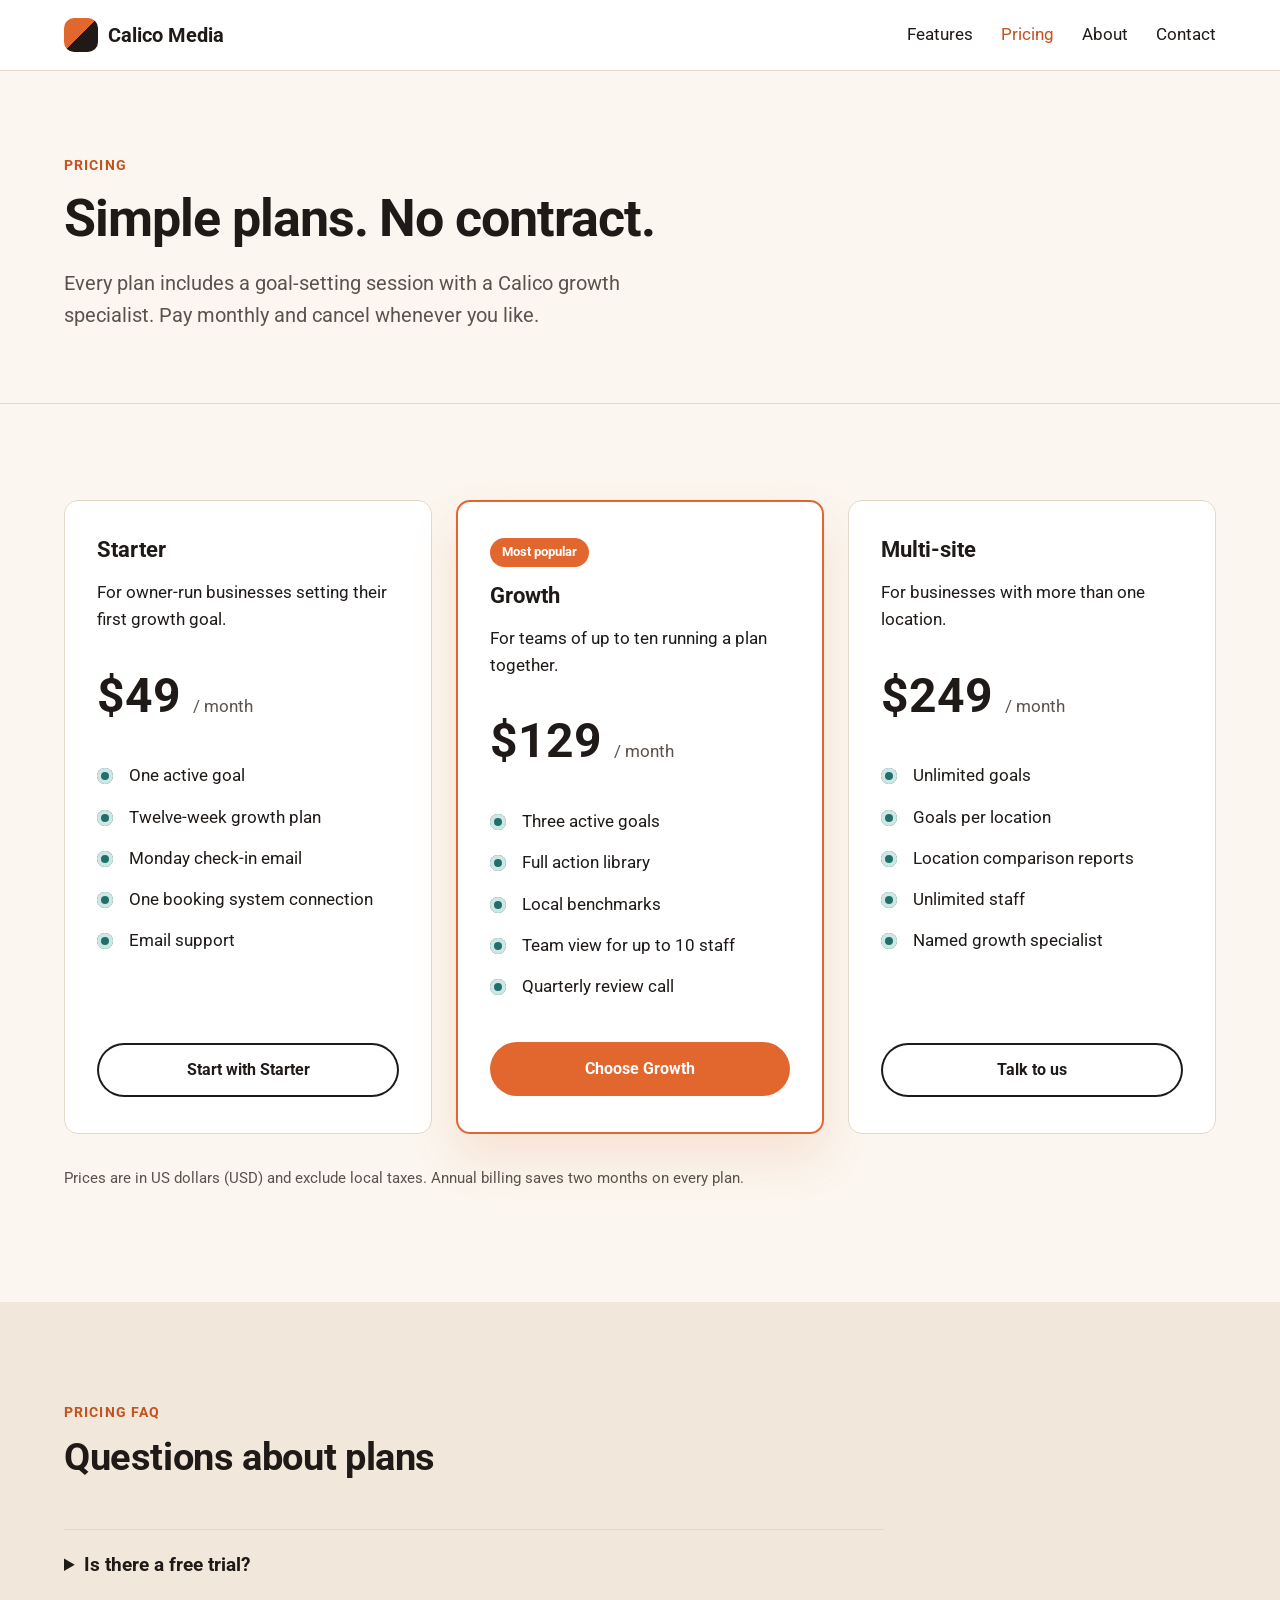
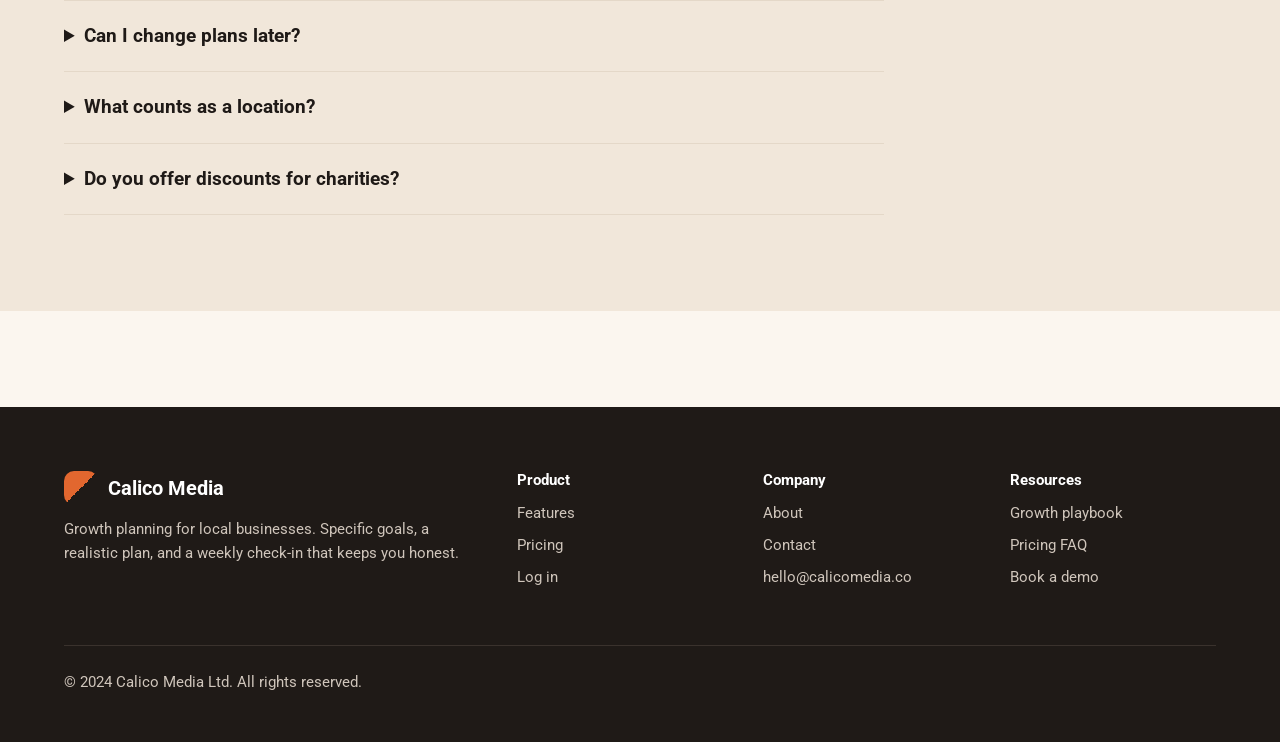
<file: public/pricing.html>
<!DOCTYPE html>
<html lang="en">
<head>
  <meta charset="utf-8">
  <meta name="viewport" content="width=device-width, initial-scale=1">
  <title>Pricing | Calico Media</title>
  <meta name="description" content="Simple monthly plans for local businesses. No contract, cancel any time.">
  <link rel="preconnect" href="https://fonts.googleapis.com">
  <link rel="preconnect" href="https://fonts.gstatic.com" crossorigin>
  <link href="https://fonts.googleapis.com/css2?family=Roboto:ital,wght@0,100..900;1,100..900&amp;display=swap" rel="stylesheet">
  <link rel="stylesheet" href="css/styles.css">
</head>
<body>
  <header class="site-header">
    <div class="container">
      <a class="logo" href="index.html"><span class="logo-mark"></span>Calico Media</a>
      <nav aria-label="Main">
        <ul class="nav-links">
          <li><a href="features.html">Features</a></li>
          <li><a href="pricing.html" aria-current="page">Pricing</a></li>
          <li><a href="about.html">About</a></li>
          <li><a href="contact.html">Contact</a></li>
        </ul>
      </nav>
    </div>
  </header>

  <main>
    <section class="page-header">
      <div class="container">
        <span class="eyebrow">Pricing</span>
        <h1>Simple plans. No contract.</h1>
        <p class="lead">Every plan includes a goal-setting session with a Calico growth specialist. Pay monthly and cancel whenever you like.</p>
      </div>
    </section>

    <section class="section">
      <div class="container">
        <div class="pricing-grid">
          <div class="pricing-card">
            <h3>Starter</h3>
            <p>For owner-run businesses setting their first growth goal.</p>
            <p class="price">$49 <small>/ month</small></p>
            <ul class="check-list">
              <li>One active goal</li>
              <li>Twelve-week growth plan</li>
              <li>Monday check-in email</li>
              <li>One booking system connection</li>
              <li>Email support</li>
            </ul>
            <a class="btn btn--ghost" href="contact.html">Start with Starter</a>
          </div>
          <div class="pricing-card pricing-card--featured">
            <span class="plan-badge">Most popular</span>
            <h3>Growth</h3>
            <p>For teams of up to ten running a plan together.</p>
            <p class="price">$129 <small>/ month</small></p>
            <ul class="check-list">
              <li>Three active goals</li>
              <li>Full action library</li>
              <li>Local benchmarks</li>
              <li>Team view for up to 10 staff</li>
              <li>Quarterly review call</li>
            </ul>
            <a class="btn" href="contact.html">Choose Growth</a>
          </div>
          <div class="pricing-card">
            <h3>Multi-site</h3>
            <p>For businesses with more than one location.</p>
            <p class="price">$249 <small>/ month</small></p>
            <ul class="check-list">
              <li>Unlimited goals</li>
              <li>Goals per location</li>
              <li>Location comparison reports</li>
              <li>Unlimited staff</li>
              <li>Named growth specialist</li>
            </ul>
            <a class="btn btn--ghost" href="contact.html">Talk to us</a>
          </div>
        </div>
        <p class="pricing-note">Prices are in US dollars (USD) and exclude local taxes. Annual billing saves two months on every plan.</p>
      </div>
    </section>

    <section class="section section--sand" id="faq">
      <div class="container">
        <div class="section-intro">
          <span class="eyebrow">Pricing FAQ</span>
          <h2>Questions about plans</h2>
        </div>
        <div class="faq">
          <details>
            <summary>Is there a free trial?</summary>
            <p>Instead of a trial we run a free 45-minute goal-setting session. You leave with a real goal and a draft plan, whether or not you sign up.</p>
          </details>
          <details>
            <summary>Can I change plans later?</summary>
            <p>Yes. Upgrade or downgrade from your account settings and we&rsquo;ll adjust your next invoice.</p>
          </details>
          <details>
            <summary>What counts as a location?</summary>
            <p>Any site with its own booking calendar or till. Mobile businesses with one calendar count as one location.</p>
          </details>
          <details>
            <summary>Do you offer discounts for charities?</summary>
            <p>Registered charities and community interest companies get 30% off any plan. Mention it when you book your demo.</p>
          </details>
        </div>
      </div>
    </section>
  </main>

  <footer class="site-footer">
    <div class="container">
      <div class="footer-grid">
        <div>
          <a class="logo" href="index.html"><span class="logo-mark"></span>Calico Media</a>
          <p>Growth planning for local businesses. Specific goals, a realistic plan, and a weekly check-in that keeps you honest.</p>
        </div>
        <div>
          <h4>Product</h4>
          <ul>
            <li><a href="features.html">Features</a></li>
            <li><a href="pricing.html">Pricing</a></li>
            <li><a href="https://app.calicomedia.co/login">Log in</a></li>
          </ul>
        </div>
        <div>
          <h4>Company</h4>
          <ul>
            <li><a href="about.html">About</a></li>
            <li><a href="contact.html">Contact</a></li>
            <li><a href="mailto:hello@calicomedia.co">hello@calicomedia.co</a></li>
          </ul>
        </div>
        <div>
          <h4>Resources</h4>
          <ul>
            <li><a href="index.html#playbook">Growth playbook</a></li>
            <li><a href="pricing.html#faq">Pricing FAQ</a></li>
            <li><a href="contact.html">Book a demo</a></li>
          </ul>
        </div>
      </div>
      <div class="footer-bottom">
        <p>&copy; 2024 Calico Media Ltd. All rights reserved.</p>
      </div>
    </div>
  </footer>
</body>
</html>
</file>
<file: public/css/styles.css>
/* Calico Media marketing site */

:root {
  --ink: #1f1a17;
  --ink-soft: #5b524c;
  --cream: #fbf6ef;
  --sand: #f1e7da;
  --white: #ffffff;
  --orange: #e2672f;
  --orange-dark: #c4521f;
  --teal: #1f6f6b;
  --line: #e4d8c8;
  --radius: 14px;
}

*,
*::before,
*::after {
  box-sizing: border-box;
}

body {
  margin: 0;
  font-family: 'Roboto', -apple-system, BlinkMacSystemFont, 'Segoe UI', sans-serif;
  font-weight: 400;
  font-size: 17px;
  line-height: 1.6;
  color: var(--ink);
  background: var(--cream);
}

h1,
h2,
h3,
h4 {
  font-weight: 700;
  line-height: 1.2;
  margin: 0 0 16px;
}

h1 {
  font-size: 52px;
  letter-spacing: -0.02em;
}

h2 {
  font-size: 38px;
  letter-spacing: -0.01em;
}

h3 {
  font-size: 22px;
}

p {
  margin: 0 0 16px;
}

a {
  color: var(--teal);
}

img {
  max-width: 100%;
}

.container {
  max-width: 1200px;
  margin: 0 auto;
  padding: 0 24px;
}

.section {
  padding: 96px 0;
}

.section--sand {
  background: var(--sand);
}

.eyebrow {
  display: inline-block;
  font-size: 14px;
  font-weight: 700;
  letter-spacing: 0.08em;
  text-transform: uppercase;
  color: var(--orange-dark);
  margin-bottom: 12px;
}

.lead {
  font-size: 20px;
  color: var(--ink-soft);
  max-width: 640px;
}

.section-intro {
  max-width: 680px;
  margin-bottom: 48px;
}

.btn {
  display: inline-block;
  padding: 14px 26px;
  border-radius: 999px;
  background: var(--orange);
  color: var(--white);
  font-weight: 700;
  text-decoration: none;
  border: 0;
  font-size: 16px;
  font-family: inherit;
  cursor: pointer;
}

.btn:hover {
  background: var(--orange-dark);
}

.btn--ghost {
  background: transparent;
  color: inherit;
  box-shadow: inset 0 0 0 2px currentColor;
}

.btn--ghost:hover {
  background: rgba(255, 255, 255, 0.1);
}

/* Header */

.site-header {
  background: var(--white);
  border-bottom: 1px solid var(--line);
}

.site-header .container {
  display: flex;
  flex-wrap: wrap;
  align-items: center;
  justify-content: space-between;
  gap: 12px 32px;
  padding-top: 18px;
  padding-bottom: 18px;
}

.logo {
  display: flex;
  align-items: center;
  gap: 10px;
  flex-shrink: 0;
  font-size: 20px;
  font-weight: 700;
  color: var(--ink);
  text-decoration: none;
}

.logo-mark {
  width: 34px;
  height: 34px;
  border-radius: 10px;
  background: linear-gradient(135deg, var(--orange) 0%, var(--orange) 50%, var(--ink) 50%, var(--ink) 100%);
}

.nav-links {
  display: flex;
  flex-wrap: wrap;
  align-items: center;
  gap: 8px 28px;
  list-style: none;
  margin: 0;
  padding: 0;
}

.nav-links a {
  color: var(--ink);
  text-decoration: none;
}

.nav-links a:hover,
.nav-links a[aria-current='page'] {
  color: var(--orange-dark);
}

.site-header--home {
  background: var(--ink);
  border-bottom: 0;
}

.site-header--home .logo,
.site-header--home .nav-links a {
  color: var(--white);
}

.site-header--home .logo-mark {
  background: linear-gradient(135deg, var(--orange) 0%, var(--orange) 50%, var(--white) 50%, var(--white) 100%);
}

.site-header--home .container {
  flex-wrap: nowrap;
}

.site-header--home nav {
  min-width: 0;
}

.site-header--home .nav-links {
  flex-wrap: nowrap;
  gap: 0;
}

.site-header--home .nav-links li {
  min-width: 0;
}

.site-header--home .nav-links a {
  display: block;
  padding: 0 14px;
  white-space: nowrap;
}

.site-header--home .nav-links li:last-child {
  flex-shrink: 0;
}

.site-header--home .nav-links .btn {
  margin-left: 12px;
  padding: 10px 20px;
}

/* Home hero */

.hero {
  background: var(--ink);
  color: var(--white);
  padding: 56px 0 88px;
}

.hero-inner {
  display: flex;
  align-items: center;
  gap: 56px;
}

.hero-text {
  flex: 1;
}

.hero-text .lead {
  color: #d9cfc5;
}

.hero-actions {
  display: flex;
  flex-wrap: wrap;
  gap: 12px;
  margin-top: 32px;
}

.hero-media {
  width: min(600px, 55%);
  flex-shrink: 0;
}

.hero-image {
  width: 100%;
  aspect-ratio: 4 / 3;
  object-fit: cover;
  border-radius: var(--radius);
  display: block;
}

/* Trust strip */

.trust {
  padding: 40px 0;
  border-bottom: 1px solid var(--line);
  text-align: center;
}

.trust p {
  color: var(--ink-soft);
  font-size: 15px;
}

.trust-list {
  display: flex;
  flex-wrap: wrap;
  justify-content: center;
  gap: 12px 40px;
  list-style: none;
  margin: 0;
  padding: 0;
  font-weight: 700;
  font-size: 18px;
  color: #8a7d72;
}

/* Steps */

.steps {
  display: grid;
  grid-template-columns: repeat(auto-fit, minmax(240px, 1fr));
  gap: 24px;
}

.step {
  background: var(--white);
  border: 1px solid var(--line);
  border-radius: var(--radius);
  padding: 32px;
}

.step-number {
  display: inline-flex;
  align-items: center;
  justify-content: center;
  width: 40px;
  height: 40px;
  border-radius: 50%;
  background: var(--sand);
  color: var(--orange-dark);
  font-weight: 700;
  margin-bottom: 16px;
}

/* Check list */

.check-list {
  list-style: none;
  margin: 24px 0 0;
  padding: 0;
}

.check-list li {
  position: relative;
  padding-left: 32px;
  margin-bottom: 14px;
}

.check-list li::before {
  content: '';
  position: absolute;
  left: 0;
  top: 6px;
  width: 16px;
  height: 16px;
  border-radius: 50%;
  background: var(--teal);
  box-shadow: inset 0 0 0 4px #cfe6e4;
}

/* FAQ */

.faq {
  max-width: 820px;
}

.faq details {
  border-top: 1px solid var(--line);
  padding: 20px 0;
}

.faq details:last-child {
  border-bottom: 1px solid var(--line);
}

.faq summary {
  font-weight: 700;
  font-size: 19px;
  cursor: pointer;
}

.faq details p {
  margin-top: 12px;
  color: var(--ink-soft);
}

/* Feature rows */

.feature-row {
  display: grid;
  grid-template-columns: 1fr 1fr;
  gap: 64px;
  align-items: center;
  margin-bottom: 96px;
}

.feature-row:last-child {
  margin-bottom: 0;
}

.feature-row--reverse .feature-media {
  order: 2;
}

.feature-media img {
  display: block;
  width: 100%;
  aspect-ratio: 4 / 3;
  object-fit: cover;
  border-radius: var(--radius);
}

/* Playbook */

.playbook-grid {
  display: grid;
  grid-template-columns: repeat(auto-fit, minmax(min(300px, 100%), 1fr));
  gap: 28px;
}

/* Card grid */

.card-grid {
  display: grid;
  grid-template-columns: repeat(3, 1fr);
  gap: 28px;
}

.card {
  background: var(--white);
  border: 1px solid var(--line);
  border-radius: var(--radius);
  overflow: hidden;
}

.card img {
  display: block;
  width: 100%;
  aspect-ratio: 16 / 10;
  object-fit: cover;
}

.card-body {
  padding: 24px 28px 28px;
}

.card-body p {
  color: var(--ink-soft);
}

.card-tag {
  font-size: 13px;
  font-weight: 700;
  text-transform: uppercase;
  letter-spacing: 0.06em;
  color: var(--teal);
}

.icon-dot {
  width: 44px;
  height: 44px;
  border-radius: 12px;
  background: var(--sand);
  margin-bottom: 18px;
  position: relative;
}

.icon-dot::after {
  content: '';
  position: absolute;
  inset: 13px;
  border-radius: 50%;
  background: var(--orange);
}

/* CTA band */

.cta-band {
  background: var(--ink);
  color: var(--white);
  border-radius: 24px;
  overflow: hidden;
}

.cta-band img {
  display: block;
  width: 100%;
  aspect-ratio: 21 / 8;
  object-fit: cover;
}

.cta-body {
  padding: 48px;
  display: flex;
  flex-wrap: wrap;
  align-items: center;
  justify-content: space-between;
  gap: 24px;
}

.cta-body h2 {
  margin: 0;
  max-width: 620px;
}

/* Page header (inner pages) */

.page-header {
  padding: 80px 0 56px;
  border-bottom: 1px solid var(--line);
}

/* Pricing */

.pricing-grid {
  display: grid;
  grid-template-columns: repeat(auto-fit, minmax(260px, 1fr));
  gap: 24px;
  align-items: stretch;
}

.pricing-card {
  background: var(--white);
  border: 1px solid var(--line);
  border-radius: var(--radius);
  padding: 36px 32px;
  display: flex;
  flex-direction: column;
}

.pricing-card--featured {
  border: 2px solid var(--orange);
  box-shadow: 0 24px 48px rgba(226, 103, 47, 0.14);
}

.plan-badge {
  align-self: flex-start;
  font-size: 13px;
  font-weight: 700;
  background: var(--orange);
  color: var(--white);
  border-radius: 999px;
  padding: 4px 12px;
  margin-bottom: 16px;
}

.price {
  font-size: 48px;
  font-weight: 700;
  margin: 8px 0 4px;
}

.price small {
  font-size: 17px;
  font-weight: 400;
  color: var(--ink-soft);
}

.pricing-card .check-list {
  flex: 1;
  margin-bottom: 28px;
}

.pricing-card .btn {
  text-align: center;
}

.pricing-note {
  margin-top: 32px;
  color: var(--ink-soft);
  font-size: 15px;
}

/* About */

.stats {
  display: grid;
  grid-template-columns: repeat(auto-fit, minmax(160px, 1fr));
  gap: 16px;
}

.stat {
  background: var(--white);
  border: 1px solid var(--line);
  border-radius: var(--radius);
  padding: 28px 20px;
}

.stat-number {
  display: block;
  font-size: 48px;
  font-weight: 700;
  color: var(--orange-dark);
}

.stat-label {
  display: block;
  font-size: 15px;
  color: var(--ink-soft);
}

.prose {
  max-width: 720px;
}

.team-grid {
  display: grid;
  grid-template-columns: repeat(auto-fit, minmax(220px, 1fr));
  gap: 24px;
}

.person {
  background: var(--white);
  border: 1px solid var(--line);
  border-radius: var(--radius);
  padding: 28px;
}

.avatar {
  width: 56px;
  height: 56px;
  border-radius: 50%;
  background: var(--sand);
  color: var(--orange-dark);
  display: flex;
  align-items: center;
  justify-content: center;
  font-weight: 700;
  margin-bottom: 16px;
}

.person p {
  color: var(--ink-soft);
  font-size: 15px;
  margin: 0;
}

/* Contact */

.contact-layout {
  display: grid;
  grid-template-columns: 3fr 2fr;
  gap: 64px;
}

.contact-form label {
  display: block;
  font-weight: 700;
  margin-bottom: 6px;
}

.contact-form input,
.contact-form textarea {
  display: block;
  width: 100%;
  font: inherit;
  padding: 12px 14px;
  border: 1px solid var(--line);
  border-radius: 10px;
  background: var(--white);
  margin-bottom: 20px;
}

.contact-form textarea {
  min-height: 160px;
  resize: vertical;
}

.form-status {
  margin-top: 16px;
  font-weight: 700;
}

.form-status--success {
  color: var(--teal);
}

.form-status--error {
  color: #b3261e;
}

.contact-aside {
  background: var(--white);
  border: 1px solid var(--line);
  border-radius: var(--radius);
  padding: 32px;
  align-self: start;
}

.contact-aside h3 {
  font-size: 18px;
  margin-top: 24px;
  margin-bottom: 6px;
}

.contact-aside h3:first-child {
  margin-top: 0;
}

.contact-aside p {
  color: var(--ink-soft);
  margin: 0;
}

/* Footer */

.site-footer {
  background: var(--ink);
  color: #cfc5bb;
  padding: 64px 0 32px;
  margin-top: 96px;
  font-size: 15px;
}

.footer-grid {
  display: grid;
  grid-template-columns: 2fr 1fr 1fr 1fr;
  gap: 40px;
}

.site-footer h4 {
  color: var(--white);
  font-size: 15px;
  margin-bottom: 12px;
}

.site-footer ul {
  list-style: none;
  margin: 0;
  padding: 0;
}

.site-footer li {
  margin-bottom: 8px;
}

.site-footer a {
  color: #cfc5bb;
  text-decoration: none;
}

.site-footer a:hover {
  color: var(--white);
}

.site-footer .logo {
  color: var(--white);
  margin-bottom: 12px;
}

.footer-bottom {
  border-top: 1px solid #3a322d;
  margin-top: 48px;
  padding-top: 24px;
}

@media (max-width: 1024px) {
  .hero-inner {
    flex-direction: column-reverse;
    align-items: stretch;
    gap: 32px;
  }

  .hero-media {
    width: 100%;
    order: -1;
  }
}

@media (max-width: 1000px) {
  .page--home .trust-list {
    flex-direction: column;
    align-items: center;
  }

  .page--home .feature-row {
    grid-template-columns: 1fr;
    gap: 32px;
    margin-bottom: 64px;
  }

  .page--home .feature-row--reverse .feature-media {
    order: 0;
  }

  .page--home .footer-grid {
    grid-template-columns: 1fr;
  }

  .page--home .cta-body {
    flex-direction: column;
    align-items: flex-start;
  }
}

@media (max-width: 768px) {
  h1 {
    font-size: 40px;
  }

  h2 {
    font-size: 30px;
  }

  .section {
    padding: 64px 0;
  }

  .site-header--home .container {
    flex-wrap: wrap;
  }

  .site-header--home nav {
    width: 100%;
  }

  .site-header--home .nav-links {
    flex-wrap: wrap;
    gap: 8px 20px;
  }

  .site-header--home .nav-links li {
    min-width: auto;
  }

  .site-header--home .nav-links a {
    padding: 4px 0;
  }

  .site-header--home .nav-links .btn {
    margin-left: 0;
    padding: 10px 20px;
  }

  .feature-row {
    grid-template-columns: 1fr;
    gap: 32px;
    margin-bottom: 64px;
  }

  .feature-row--reverse .feature-media {
    order: 0;
  }

  .card-grid {
    grid-template-columns: repeat(2, 1fr);
  }

  .contact-layout {
    grid-template-columns: 1fr;
    gap: 40px;
  }

  .footer-grid {
    grid-template-columns: 1fr 1fr;
  }
}

@media (min-width: 601px) and (max-width: 1000px) {
  .page--home .playbook-grid {
    grid-template-columns: repeat(2, minmax(0, 1fr));
  }
}

@media (max-width: 600px) {
  .card-grid,
  .page--home .playbook-grid {
    grid-template-columns: 1fr;
  }
}

@media (max-width: 480px) {
  h1 {
    font-size: 34px;
  }

  .cta-body {
    padding: 32px 24px;
  }

  .footer-grid {
    grid-template-columns: 1fr;
  }
}
</file>
